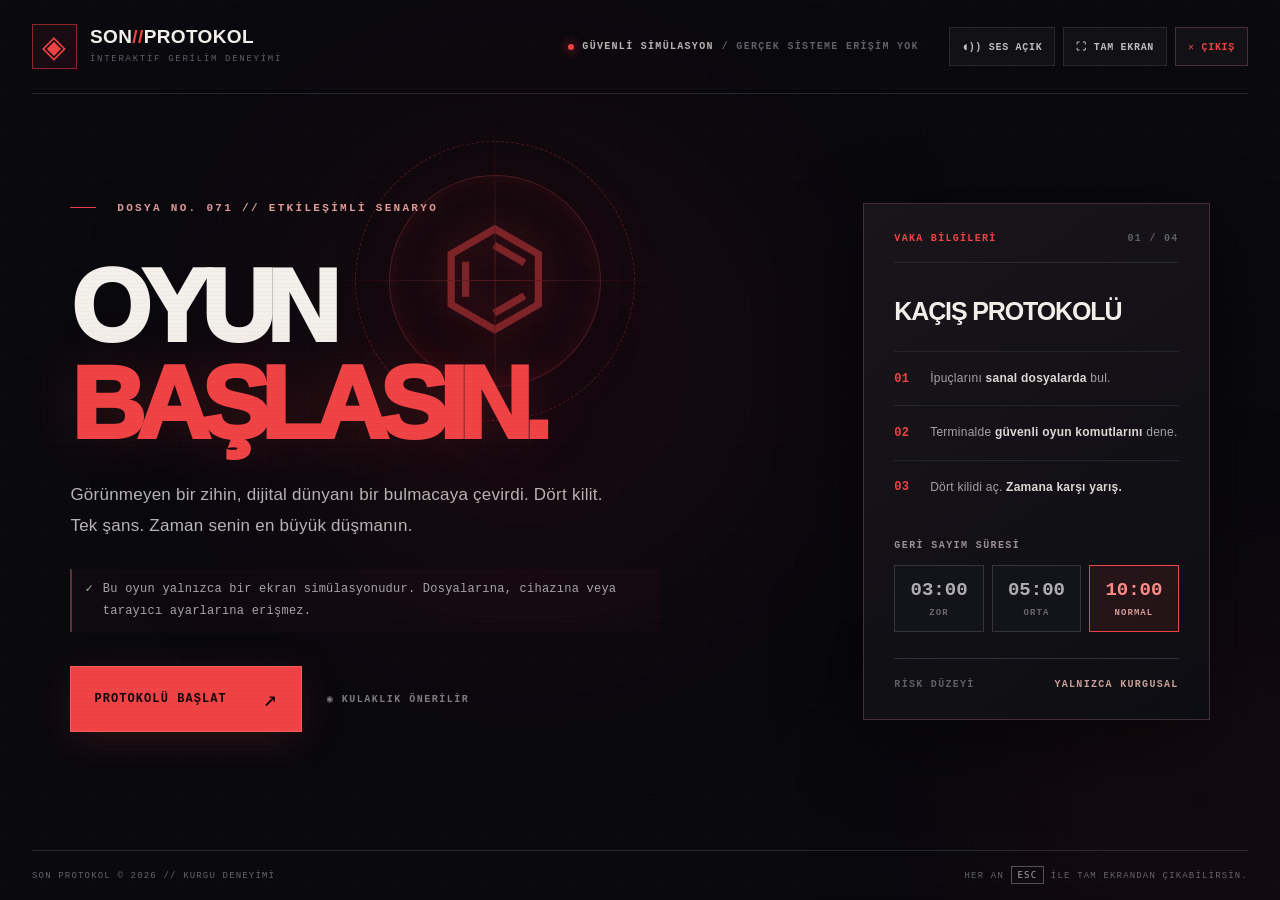
<file: son-protokol/index.html>
<!doctype html>
<html lang="tr">
<head>
  <meta charset="utf-8">
  <meta name="viewport" content="width=device-width, initial-scale=1">
  <meta name="theme-color" content="#09090e">
  <meta name="description" content="Son Protokol: tamamen güvenli, tarayıcı tabanlı, siber gerilim ve bulmaca simülasyonu.">
  <title>SON PROTOKOL // Siber Gerilim Simülasyonu</title>
  <link rel="stylesheet" href="style.css">

</head>
<body>
  <div class="ambient ambient-a" aria-hidden="true"></div>
  <div class="ambient ambient-b" aria-hidden="true"></div>
  <div class="scanlines" aria-hidden="true"></div>

  <div class="shell" id="shell">
    <header class="topbar">
      <a class="brand" href="#" id="brand" aria-label="Son Protokol ana ekran">
        <span class="brand-emblem" aria-hidden="true">◈</span>
        <span><strong>SON<span class="red">//</span>PROTOKOL</strong><small>İNTERAKTİF GERİLİM DENEYİMİ</small></span>
      </a>
      <span class="simulation-label"><span class="live-point"></span> GÜVENLİ SİMÜLASYON <span class="label-end">/ GERÇEK SİSTEME ERİŞİM YOK</span></span>
      <div class="toolbar">
        <button class="tool-button" id="audioBtn" type="button" aria-pressed="true" title="Sesi aç veya kapat"><span aria-hidden="true">◖))</span> <span id="audioLabel">SES AÇIK</span></button>
        <button class="tool-button" id="fullscreenBtn" type="button" title="İsteğe bağlı tam ekran">⛶ <span>TAM EKRAN</span></button>
        <button class="tool-button quit" id="exitBtn" type="button" title="Oyundan güvenle çık">✕ <span>ÇIKIŞ</span></button>
      </div>
    </header>

    <main>
      <section class="welcome" id="welcomeView" aria-labelledby="welcomeTitle">
        <div class="welcome-main">
          <p class="eyebrow"><span class="thin-line"></span> DOSYA NO. 071 // ETKİLEŞİMLİ SENARYO</p>
          <div class="eye" aria-hidden="true"><div class="eye-ring eye-ring-outer"></div><div class="eye-ring eye-ring-inner"></div><div class="eye-core">⌬</div><span class="eye-reticle eye-reticle-1"></span><span class="eye-reticle eye-reticle-2"></span></div>
          <h1 id="welcomeTitle">OYUN<br><span>BAŞLASIN.</span></h1>
          <p class="intro">Görünmeyen bir zihin, dijital dünyanı bir bulmacaya çevirdi. Dört kilit. Tek şans. Zaman senin en büyük düşmanın.</p>
          <p class="simulation-note"><span aria-hidden="true">✓</span> Bu oyun yalnızca bir ekran simülasyonudur. Dosyalarına, cihazına veya tarayıcı ayarlarına erişmez.</p>
          <div class="welcome-actions">
            <button id="startBtn" class="primary-button" type="button"><span>PROTOKOLÜ BAŞLAT</span><span class="arrow" aria-hidden="true">↗</span></button>
            <span class="headphones">◉ KULAKLIK ÖNERİLİR</span>
          </div>
        </div>
        <aside class="briefing">
          <div class="card-top"><span>VAKA BİLGİLERİ</span><span>01 / 04</span></div>
          <div class="brief-title">KAÇIŞ PROTOKOLÜ</div>
          <div class="brief-rule"><span>01</span><p>İpuçlarını <strong>sanal dosyalarda</strong> bul.</p></div>
          <div class="brief-rule"><span>02</span><p>Terminalde <strong>güvenli oyun komutlarını</strong> dene.</p></div>
          <div class="brief-rule"><span>03</span><p>Dört kilidi aç. <strong>Zamana karşı yarış.</strong></p></div>
          <div class="difficulty-label">GERİ SAYIM SÜRESİ</div>
          <div class="difficulty-row" role="group" aria-label="Oyun süresi">
            <button class="difficulty" type="button" data-minutes="3" aria-pressed="false">03:00<span>ZOR</span></button>
            <button class="difficulty" type="button" data-minutes="5" aria-pressed="false">05:00<span>ORTA</span></button>
            <button class="difficulty selected" type="button" data-minutes="10" aria-pressed="true">10:00<span>NORMAL</span></button>
          </div>
          <div class="brief-bottom"><span>RİSK DÜZEYİ</span><strong>YALNIZCA KURGUSAL</strong></div>
        </aside>
      </section>

      <section class="game is-hidden" id="gameView" aria-label="Aktif oyun">
        <div class="hud">
          <div class="hud-intro"><span class="eyebrow">AKTİF OTURUM // 071</span><strong>KONTROLÜ GERİ AL.</strong></div>
          <div class="hud-stats"><div class="hud-time"><span>KALAN SÜRE</span><strong id="timer" role="timer" aria-live="off">10:00</strong></div><div class="stat"><span>AÇILAN KİLİT</span><strong id="progressLabel">00 <i>/ 04</i></strong></div><div class="stat"><span>HATALI DENEME</span><strong id="mistakeLabel">00</strong></div></div>
        </div>
        <div class="progress-track" role="progressbar" aria-label="Kilit ilerlemesi" aria-valuemin="0" aria-valuemax="4" aria-valuenow="0" id="progressTrack"><span id="progressFill"></span></div>

        <div class="workspace">
          <aside class="file-panel panel">
            <div class="panel-header"><span><span class="panel-dot"></span> SANAL DOSYALAR</span><span>4 ÖĞE</span></div>
            <div class="path">⌂ /simulasyon/ipuclari/</div>
            <div class="file-list" id="fileList"></div>
            <div class="file-panel-footer"><span class="file-foot-icon">⌘</span> Komut satırı ipuçlarına <code>help</code> yazarak ulaş.</div>
          </aside>

          <div class="center-column">
            <section class="editor panel" aria-labelledby="editorTitle">
              <div class="panel-header"><span><span class="panel-dot"></span> NOT DEFTERİ <span class="tab-divider">/</span> <span id="editorTitle">olay.txt</span></span><span class="window-controls" aria-hidden="true">− &nbsp; ◇ &nbsp; ×</span></div>
              <div class="editor-body"><div class="line-numbers" id="lineNumbers" aria-hidden="true"></div><pre id="fileContent" aria-label="Sanal dosya içeriği"></pre></div>
              <div class="editor-status"><span>UTF-8 / YALNIZCA OKUNUR</span><span>BU DOSYA GERÇEK DEĞİLDİR</span></div>
            </section>
            <section class="terminal panel" aria-labelledby="terminalTitle">
              <div class="panel-header"><span><span class="panel-dot green-dot"></span> <span id="terminalTitle">SANAL TERMİNAL</span></span><span>SIM-SHELL 1.0</span></div>
              <div id="terminalOutput" class="terminal-output" role="log" aria-live="polite" aria-label="Terminal çıktısı"></div>
              <form id="terminalForm" class="terminal-form" autocomplete="off"><label class="terminal-prompt" for="terminalInput">sim@oyun:~$</label><input id="terminalInput" aria-label="Sanal terminal komutu" spellcheck="false" autocapitalize="off" autocomplete="off" maxlength="140" placeholder="help, ls, cat olay.txt ..."><button type="submit" aria-label="Komutu çalıştır">↵</button></form>
            </section>
          </div>

          <aside class="mission panel">
            <div class="panel-header"><span><span class="panel-dot"></span> GÖREV DENETLEYİCİSİ</span><span id="stepCounter">01 / 04</span></div>
            <div class="mission-body"><div class="mission-symbol" aria-hidden="true">⌁</div><span class="mission-kicker">GÖREV DOSYASI <span id="missionNo">001</span></span><h2 id="missionTitle">İLK İZ</h2><p id="missionDescription"></p>
              <div class="mission-target"><span>GİRİŞ BİÇİMİ</span><strong id="answerFormat">3 HANELİ KOD</strong></div>
              <form id="answerForm" autocomplete="off"><label for="answerInput">KİLİT ŞİFRESİ</label><input id="answerInput" name="answer" required maxlength="60" autocomplete="off" spellcheck="false" placeholder="Kodu buraya yaz"><button class="primary-button submit-button" type="submit">KİLİDİ AÇ <span aria-hidden="true">→</span></button></form>
              <p class="feedback" id="feedback" role="status" aria-live="polite"></p>
              <button id="hintBtn" class="hint-button" type="button">◈ İPUCU GÖSTER <span>−15 SN</span></button>
              <p id="hintText" class="hint-text is-hidden"></p>
            </div>
            <div class="mission-footer"><span>◉</span> Tüm dosyalar ve işlemler simülasyondur.</div>
          </aside>
        </div>
        <div class="bottom-status"><span><span class="live-point"></span> OYUN MOTORU ÇALIŞIYOR</span><span id="statusMessage">SİSTEM: SİMÜLASYON AKTİF</span><span>GERÇEK VERİLERE ERİŞİM: YOK</span></div>
      </section>

      <section class="end-screen is-hidden" id="endView" aria-labelledby="endTitle">
        <p class="eyebrow" id="endEyebrow">PROTOKOL SONLANDI</p>
        <div class="end-icon" id="endIcon" aria-hidden="true">✓</div>
        <h2 id="endTitle">SİSTEM GÜVENDE.</h2>
        <p id="endDescription"></p>
        <div class="result-stats"><div><span>KALAN SÜRE</span><strong id="resultTime">00:00</strong></div><div><span>AÇILAN KİLİT</span><strong id="resultLocks">4 / 4</strong></div><div><span>HATALAR</span><strong id="resultMistakes">0</strong></div></div>
        <div id="mockCrash" class="mock-crash is-hidden" aria-live="polite"><span class="mock-crash-label">KURGUSAL EKRAN KARTI / DOSYA SİLİNME SİMÜLASYONU</span><div class="mock-crash-title">SIMULATED SYSTEM FAILURE</div><div class="mock-gpu"><span>SANAL GPU / TERMAL ARIZA</span><strong>OVERCLOCK: 99%</strong><div class="mock-gpu-bar"><i></i></div></div><div class="mock-crash-files"><span>▧ hafiza.sim → [ERİŞİLEMEZ]</span><span>▧ fotograf.sim → [ERİŞİLEMEZ]</span><span>▧ ekran_karti.sim → [AŞIRI ISINMA]</span></div><span class="mock-crash-foot">SAHTE HATA — GERÇEK DOSYA VE DONANIMA DOKUNULMADI</span></div>
        <p class="safety-assurance">✓ Bilgisayarındaki gerçek dosyalar ve donanım her zaman güvende kaldı.</p>
        <button id="restartBtn" class="primary-button" type="button">YENİDEN OYNA <span aria-hidden="true">↻</span></button>
      </section>
    </main>
    <footer class="footer"><span>SON PROTOKOL © 2026 // KURGU DENEYİMİ</span><span>HER AN <kbd>ESC</kbd> İLE TAM EKRANDAN ÇIKABİLİRSİN.</span></footer>
  </div>
  <div class="flash-overlay" id="flashOverlay" aria-hidden="true"></div>
  <div class="toast" id="toast" role="status" aria-live="polite"></div>
  <script src="app.js" defer></script>
</body>
</html>
</file>
<file: son-protokol/style.css>
:root{color-scheme:dark;--bg:#09090e;--surface:#101116;--surface-2:#14151b;--line:#282930;--soft:#85858c;--dim:#5f6069;--text:#f3f0ec;--red:#f04345;--red-deep:#8d252c;--green:#a7c5a5;--mono:ui-monospace,SFMono-Regular,Consolas,"Liberation Mono",monospace;--sans:Inter,ui-sans-serif,-apple-system,BlinkMacSystemFont,"Segoe UI",Arial,sans-serif}
*{box-sizing:border-box}html{min-height:100%;scroll-behavior:smooth}body{min-height:100vh;margin:0;background:var(--bg);color:var(--text);font-family:var(--sans);letter-spacing:.015em;overflow-x:hidden}body::before{position:fixed;inset:0;background-image:linear-gradient(rgba(255,255,255,.013) 1px,transparent 1px),linear-gradient(90deg,rgba(255,255,255,.013) 1px,transparent 1px);background-size:44px 44px;content:"";pointer-events:none;z-index:-1}button,input{font:inherit}button{cursor:pointer}button:focus-visible,input:focus-visible,a:focus-visible{outline:2px solid #ff8787;outline-offset:4px}.is-hidden{display:none!important}.red{color:var(--red)}.ambient{position:fixed;border-radius:100%;filter:blur(100px);pointer-events:none;z-index:-1}.ambient-a{width:42vw;height:42vw;top:10%;left:20%;background:rgba(110,14,28,.12)}.ambient-b{width:33vw;height:33vw;right:-10%;bottom:-12%;background:rgba(100,17,32,.12)}.scanlines{position:fixed;inset:0;background:repeating-linear-gradient(to bottom,transparent 0,transparent 3px,rgba(0,0,0,.105) 4px);pointer-events:none;opacity:.3;z-index:90}.shell{width:min(1540px,calc(100% - 64px));min-height:100vh;margin:auto;display:flex;flex-direction:column}.topbar{height:94px;display:flex;align-items:center;gap:30px;border-bottom:1px solid var(--line);flex-shrink:0}.brand{color:var(--text);display:flex;gap:13px;align-items:center;text-decoration:none;white-space:nowrap}.brand-emblem{display:grid;place-items:center;width:45px;height:45px;border:1px solid var(--red-deep);background:rgba(240,67,69,.07);color:var(--red);font-size:31px;line-height:1}.brand strong{font:900 19px/1 var(--sans);letter-spacing:.02em}.brand small{display:block;font:500 9px/1.6 var(--mono);letter-spacing:.19em;color:var(--dim);margin-top:5px}.simulation-label{margin-left:auto;display:flex;align-items:center;gap:8px;color:#bab5b3;font:600 10px var(--mono);letter-spacing:.13em;white-space:nowrap}.live-point{display:inline-block;width:6px;height:6px;border-radius:50%;background:var(--red);box-shadow:0 0 12px var(--red);flex-shrink:0}.label-end{color:var(--dim)}.toolbar{display:flex;align-items:center;gap:8px}.tool-button{border:1px solid var(--line);background:#111116;color:#c0bcbc;font:600 10px var(--mono);letter-spacing:.07em;padding:12px;white-space:nowrap;min-height:39px}.tool-button:hover,.tool-button:focus-visible{border-color:#86504d;color:white}.tool-button.quit{color:var(--red);border-color:#492e33}.tool-button.quit:hover{background:#4c1b25}main{flex:1;display:flex;flex-direction:column}.welcome{width:100%;flex:1;display:grid;grid-template-columns:minmax(0,1.3fr) minmax(320px,.64fr);gap:clamp(40px,7vw,130px);align-items:center;padding:64px min(3vw,42px) 85px}.welcome-main{position:relative;isolation:isolate}.eyebrow{font:600 11px var(--mono);letter-spacing:.21em;color:#df9a97}.thin-line{display:inline-block;width:26px;height:1px;background:var(--red);vertical-align:middle;margin-right:12px}.welcome h1{font-size:clamp(68px,8vw,134px);font-weight:950;letter-spacing:-.087em;line-height:.95;margin:44px 0 28px;position:relative}.welcome h1 span{color:var(--red);text-shadow:0 0 60px rgba(240,67,69,.19)}.intro{color:#b9b3b5;max-width:560px;font-size:17px;line-height:1.8}.simulation-note{display:flex;align-items:flex-start;gap:10px;color:#a8a5a9;max-width:590px;border-left:2px solid #5b3239;padding:10px 13px;font:12px/1.8 var(--mono);background:rgba(200,76,77,.035);margin-top:28px}.simulation-note span{color:var(--green)}.welcome-actions{display:flex;align-items:center;gap:25px;flex-wrap:wrap;margin-top:34px}.primary-button{display:inline-flex;align-items:center;justify-content:space-between;gap:36px;padding:18px 23px;background:var(--red);border:1px solid #f95f62;color:#130709;font:800 12px var(--mono);letter-spacing:.09em;text-transform:uppercase;box-shadow:0 8px 40px rgba(240,67,69,.15);min-height:54px;transition:background .15s,transform .15s}.primary-button:hover{background:#ff696c;transform:translateY(-1px)}.arrow{font-size:23px;font-weight:400}.headphones{font:600 10px var(--mono);letter-spacing:.15em;color:#817c80}.eye{position:absolute;left:285px;top:-50px;width:280px;height:280px;opacity:.48;z-index:-1;display:grid;place-items:center;filter:drop-shadow(0 0 60px rgba(240,67,69,.28))}.eye-ring{position:absolute;border:1px solid #8b3138;border-radius:50%;transform:rotate(-20deg)}.eye-ring-outer{inset:0;border-style:dashed;animation:spin 35s linear infinite}.eye-ring-inner{inset:34px;box-shadow:0 0 25px #4c1019 inset}.eye-core{font-size:130px;color:var(--red);font-family:var(--mono);text-shadow:0 0 32px #7f1820}.eye-reticle{position:absolute;width:330px;height:1px;background:linear-gradient(90deg,transparent,#a32b33,transparent)}.eye-reticle-2{transform:rotate(90deg)}.briefing{max-width:485px;width:100%;padding:29px 30px;border:1px solid #423036;background:linear-gradient(145deg,rgba(26,21,27,.99),rgba(13,14,19,.99));box-shadow:0 24px 75px #0007}.card-top,.brief-bottom{display:flex;justify-content:space-between;gap:8px;font:600 10px var(--mono);letter-spacing:.13em;color:var(--dim)}.card-top{border-bottom:1px solid var(--line);padding-bottom:18px}.card-top span:first-child{color:var(--red)}.brief-title{font-size:25px;font-weight:850;letter-spacing:-.045em;margin:34px 0 25px}.brief-rule{display:flex;gap:21px;align-items:center;border-top:1px solid #25252c;padding:17px 0}.brief-rule>span{font:600 12px var(--mono);color:var(--red)}.brief-rule p{margin:0;font-size:12px;line-height:1.6;color:#a5a3a8}.brief-rule p strong{color:#ddd7d5}.difficulty-label{margin-top:26px;font:700 10px var(--mono);letter-spacing:.14em;color:#999197}.difficulty-row{display:grid;grid-template-columns:repeat(3,1fr);gap:8px;margin-top:14px}.difficulty{background:#131419;border:1px solid #35343b;color:#b0aeb2;padding:13px 5px;font:700 19px var(--mono)}.difficulty span{display:block;color:#69676f;font:600 9px var(--mono);letter-spacing:.12em;margin-top:7px}.difficulty:hover,.difficulty.selected{background:rgba(240,67,69,.09);border-color:var(--red);color:#ff8b87}.difficulty.selected span{color:#d39a98}.brief-bottom{border-top:1px solid #333039;padding-top:20px;margin-top:26px}.brief-bottom strong{color:#c9a099;font-weight:700}.footer{flex-shrink:0;display:flex;justify-content:space-between;gap:20px;color:#66646c;border-top:1px solid var(--line);min-height:50px;align-items:center;font:500 9px var(--mono);letter-spacing:.13em}.footer kbd{border:1px solid #55515b;padding:3px 6px;color:#aaa}.game{padding-top:27px;padding-bottom:30px;flex:1}.hud{display:flex;justify-content:space-between;gap:22px;align-items:center}.hud-intro strong{display:block;margin:12px 0 15px;font-size:clamp(20px,2.4vw,35px);font-weight:900;letter-spacing:-.045em}.hud-stats{display:flex;gap:12px;align-items:center}.hud-time,.stat{padding:11px 19px;border-left:1px solid var(--line);min-width:105px}.hud-time{min-width:150px}.hud-time>span,.stat>span{display:block;color:#8f8c95;font:600 9px var(--mono);letter-spacing:.08em;white-space:nowrap}.hud-time strong{display:block;color:var(--red);font:800 38px var(--mono);letter-spacing:-.09em;margin-top:5px}.stat strong{font:800 25px var(--mono);display:block;margin-top:7px}.stat i{font-style:normal;color:#6b6870;font-size:15px}.progress-track{height:3px;background:#2a2228;margin:2px 0 21px;overflow:hidden}.progress-track span{display:block;width:0;height:100%;background:var(--red);transition:width .5s}.workspace{display:grid;grid-template-columns:minmax(195px,240px) minmax(330px,1fr) minmax(260px,330px);gap:14px;align-items:stretch}.panel{border:1px solid #303039;background:linear-gradient(160deg,rgba(21,21,27,.98),rgba(13,14,18,.99));min-height:240px}.panel-header{display:flex;align-items:center;justify-content:space-between;gap:8px;padding:15px 17px;border-bottom:1px solid #2c2c34;color:#b9b7bc;font:700 9px var(--mono);letter-spacing:.11em;white-space:nowrap}.panel-header>span:last-child{color:#6d6b73}.panel-dot{display:inline-block;width:7px;height:7px;margin-right:8px;background:var(--red);border-radius:50%}.green-dot{background:#82a991}.path{padding:17px 13px;color:#918e94;word-break:break-all;font:11px/1.6 var(--mono)}.file-list{display:flex;flex-direction:column;padding:0 8px;gap:5px}.file-item{width:100%;display:flex;text-align:left;align-items:center;gap:11px;background:transparent;border:1px solid transparent;padding:12px 8px;color:#bebac1}.file-item:hover:not(:disabled){background:#201c22}.file-item.active{border-color:#59343a;background:rgba(240,67,69,.085)}.file-item:disabled{opacity:.44;cursor:not-allowed}.file-symbol{font-size:20px;color:var(--red)}.file-item strong{display:block;font:600 11px var(--mono)}.file-item small{display:block;color:#78767d;font:10px var(--mono);margin-top:7px}.file-panel{display:flex;flex-direction:column}.file-panel-footer{color:#86818a;line-height:1.7;font:10px/1.8 var(--mono);padding:18px 15px 20px;margin-top:auto}.file-panel-footer code{color:#e7b0a7}.file-foot-icon{color:var(--red);font-size:18px;margin-right:3px}.center-column{display:grid;grid-template-rows:minmax(280px,1fr) minmax(230px,.9fr);gap:14px;min-width:0}.editor,.terminal{display:flex;flex-direction:column;min-width:0}.tab-divider{color:#5d5962;padding:0 7px}.window-controls{font-size:13px;color:#65636b}.editor-body{display:flex;min-height:220px;flex:1;padding:19px 15px 21px;overflow:auto;scrollbar-width:thin}.line-numbers{padding-right:18px;text-align:right;white-space:pre;user-select:none;color:#54545a;font:12px/1.9 var(--mono);border-right:1px solid #2d2c35}.editor pre{font:12px/1.9 var(--mono);white-space:pre-wrap;overflow-wrap:anywhere;color:#c5b6b3;margin:0;padding-left:18px;max-width:100%}.editor-status{display:flex;justify-content:space-between;gap:10px;padding:10px 15px;background:#17151a;border-top:1px solid var(--line);color:#6c6972;font:9px var(--mono)}.terminal-output{flex:1;overflow-y:auto;max-height:285px;min-height:145px;padding:16px;scrollbar-width:thin;font:12px/1.65 var(--mono);color:#aaa9b3}.term-line{white-space:pre-wrap;overflow-wrap:anywhere;margin-bottom:5px}.term-prompt{color:#bf8c83}.term-error{color:#eb7777}.term-ok{color:var(--green)}.term-info{color:#aaa6ad}.terminal-form{display:flex;align-items:center;gap:10px;border-top:1px solid var(--line);background:#0c0d10;padding:10px 13px}.terminal-prompt{color:#8bb99b;font:11px var(--mono);white-space:nowrap}.terminal-form input{min-width:0;flex:1;border:none;outline:none;background:transparent;color:#e2e2e2;font:11px var(--mono)}.terminal-form button{background:#252128;color:#aaa;border:1px solid #333;padding:5px 10px}.terminal-form button:hover{background:#3b2830}.mission{display:flex;flex-direction:column}.mission-body{padding:24px;flex:1}.mission-symbol{font:70px/.9 var(--mono);color:var(--red);margin-bottom:28px;text-shadow:0 0 35px #a0263240}.mission-kicker{font:700 10px var(--mono);letter-spacing:.17em;color:var(--red)}.mission h2{font-size:29px;font-weight:900;letter-spacing:-.05em;line-height:1.15;margin:12px 0 15px}.mission p{font:12px/1.8 var(--sans);color:#aaa7af;margin:0}.mission-target{border:1px solid #363036;padding:12px;margin-top:23px;background:#17151a}.mission-target span{display:block;color:#817e86;font:9px var(--mono);letter-spacing:.12em}.mission-target strong{display:block;color:#e0b3b0;font:700 12px var(--mono);margin-top:9px}.mission form{margin-top:26px}.mission form label{display:block;font:700 10px var(--mono);color:#dad6d9;letter-spacing:.1em;margin-bottom:11px}.mission input{display:block;width:100%;background:#0b0b0f;border:1px solid #413138;padding:14px 12px;color:#f5efed;font:13px var(--mono);outline:none}.mission input:focus{border-color:var(--red);box-shadow:0 0 0 2px #f0434514}.submit-button{width:100%;margin-top:11px;font-size:11px;min-height:50px}.mission .feedback{min-height:21px;margin-top:13px;font:11px/1.5 var(--mono);color:#e8aaaa}.mission .feedback.success{color:var(--green)}.hint-button{margin-top:10px;border:1px solid #413c43;width:100%;text-align:left;padding:13px;background:transparent;color:#c1b2b7;font:700 10px var(--mono);letter-spacing:.03em}.hint-button:hover:not(:disabled){border-color:#9c5762}.hint-button:disabled{opacity:.5;cursor:default}.hint-button span{float:right;color:var(--red)}.mission .hint-text{margin:13px 0 0;background:#211b21;border-left:2px solid var(--red);padding:11px;color:#d7b9b7;font:11px/1.7 var(--mono)}.mission-footer{padding:14px;border-top:1px solid #2c2c33;color:#7e7a83;font:9px/1.6 var(--mono)}.mission-footer span{color:var(--green)}.bottom-status{display:flex;justify-content:space-between;gap:10px;margin-top:16px;font:600 9px/1.5 var(--mono);letter-spacing:.07em;color:#716f79}.bottom-status span:first-child{color:#97939d;white-space:nowrap}.bottom-status .live-point{background:#a1c2a1;box-shadow:0 0 8px #a1c2a1}.end-screen{width:min(760px,100%);margin:auto;display:flex;align-items:center;flex-direction:column;text-align:center;padding:78px 0 95px}.end-icon{font-size:80px;color:var(--green);text-shadow:0 0 40px #61816d4f;margin:22px 0 10px}.end-screen.failure .end-icon{color:var(--red);text-shadow:0 0 40px #f043455c}.end-screen h2{font-size:clamp(38px,6.5vw,72px);letter-spacing:-.06em;line-height:1.05;margin:7px 0 19px}.end-screen>p:not(.eyebrow){color:#beb9c1;font-size:14px;line-height:1.8;max-width:580px}.result-stats{display:grid;grid-template-columns:repeat(3,1fr);margin:30px 0 25px;width:100%;border:1px solid var(--line)}.result-stats>div{padding:21px;border-right:1px solid var(--line)}.result-stats>div:last-child{border:0}.result-stats span{color:#88848d;font:10px var(--mono);display:block}.result-stats strong{display:block;font:800 25px var(--mono);margin-top:8px}.mock-crash{background:#0a173e;border:2px solid #4376ff;padding:19px;text-align:left;width:100%;margin-bottom:25px;box-shadow:0 0 40px #1949bb30}.mock-crash-label{font:700 9px/1.8 var(--mono);letter-spacing:.09em;color:#fbd6d6}.mock-crash-title{font:700 clamp(16px,3vw,28px) var(--mono);margin:14px 0;color:white}.mock-crash-files{display:flex;flex-direction:column;gap:8px;color:#dde5ff;font:11px/1.5 var(--mono)}.mock-crash-foot{font:700 9px/1.6 var(--mono);display:block;color:#b6e5a9;margin-top:18px}.end-screen .safety-assurance{font:11px/1.6 var(--mono);color:var(--green);margin-bottom:23px}.end-screen .primary-button{min-width:215px}.flash-overlay{position:fixed;inset:0;background:rgba(240,67,69,.16);opacity:0;pointer-events:none;z-index:95}.flash-overlay.active{animation:flash .44s ease}.toast{position:fixed;right:20px;bottom:25px;z-index:100;max-width:min(440px,calc(100vw - 40px));padding:14px 21px;color:#f5e4e2;background:#301e24;border:1px solid #9a4652;font:11px/1.6 var(--mono);box-shadow:0 20px 50px #0009;opacity:0;pointer-events:none;transform:translateY(14px);transition:opacity .2s,transform .2s}.toast.visible{opacity:1;transform:translateY(0)}.time-critical #timer{animation:timer-blink .8s steps(2) infinite}.time-critical .progress-track span{box-shadow:0 0 18px var(--red)}@keyframes spin{to{transform:rotate(340deg)}}@keyframes flash{0%{opacity:0}30%{opacity:1}100%{opacity:0}}@keyframes timer-blink{50%{color:#ffe6e6;text-shadow:0 0 18px var(--red)}}
@media(max-width:1210px){.label-end{display:none}.workspace{grid-template-columns:minmax(165px,210px) minmax(300px,1fr)}.mission{grid-column:1/-1}.mission-body{display:grid;grid-template-columns:1fr minmax(240px,1fr);column-gap:35px;align-items:start}.mission-symbol{grid-column:1;font-size:30px;margin:0}.mission-kicker,.mission h2,.mission-body>p,.mission-target{grid-column:1}.mission-body form,.mission .feedback,.hint-button,.mission .hint-text{grid-column:2}.mission-body form{grid-row:1/5;margin:0}.mission .feedback{margin:0}.hint-button{margin:4px 0 0}.mission .hint-text{margin-top:6px}.mission-footer{grid-column:1/-1}}
@media(max-width:850px){.shell{width:min(100% - 28px,700px)}.topbar{height:auto;min-height:80px;flex-wrap:wrap;gap:13px;padding:15px 0}.brand{margin-right:auto}.brand strong{font-size:16px}.brand small{font-size:8px}.simulation-label{order:3;width:100%;margin:0;font-size:9px}.toolbar{margin-left:auto}.tool-button{padding:9px}.tool-button span{display:none}.welcome{grid-template-columns:1fr;padding:45px 4px 65px;gap:45px}.welcome h1{font-size:clamp(60px,12vw,100px);margin-top:27px}.eye{left:40%;top:-30px;width:240px;height:240px}.briefing{max-width:100%}.hud{align-items:flex-start;flex-direction:column}.hud-stats{width:100%;justify-content:space-between}.hud-time,.stat{padding:10px;min-width:0;flex:1}.workspace{grid-template-columns:1fr}.file-panel{min-height:0}.file-list{display:grid;grid-template-columns:repeat(2,minmax(0,1fr));gap:5px}.file-panel-footer{padding:10px 14px}.center-column{grid-template-rows:minmax(250px,1fr) minmax(240px,.9fr)}.mission{grid-column:1}.mission-body{display:block}.mission-symbol{font-size:48px}.mission-body form{margin-top:23px}.hint-button{margin-top:5px}.bottom-status{flex-wrap:wrap;line-height:2}.bottom-status>span:nth-child(2){display:none}.footer{font-size:8px}}
@media(max-width:480px){.brand-emblem{width:34px;height:34px;font-size:23px}.brand{gap:8px}.brand strong{font-size:14px}.toolbar{gap:4px}.tool-button{padding:9px 7px;font-size:12px}.welcome h1{font-size:66px}.intro{font-size:14px}.briefing{padding:19px}.hud-time strong{font-size:30px}.stat strong{font-size:21px}.panel-header{padding:12px;font-size:8px}.file-item{gap:6px;padding:11px 5px}.file-item strong{font-size:10px}.mission-body{padding:20px}.result-stats strong{font-size:18px}.result-stats span{font-size:8px}.result-stats>div{padding:12px 5px}.terminal-prompt{font-size:10px}.terminal-form{gap:6px}.terminal-form input{font-size:10px}.footer{flex-wrap:wrap;justify-content:center;padding:15px 0}.editor-status{font-size:8px}}
@media(prefers-reduced-motion:reduce){*,*::before,*::after{scroll-behavior:auto!important;animation-duration:.01ms!important;animation-iteration-count:1!important;transition-duration:.01ms!important}}

/* Tamamen kurgusal GPU ısınma ve sahte veri kaybı animasyonları. */
.mock-gpu{margin:14px 0 18px;border:1px solid #6277b5;padding:12px;background:#19244d}.mock-gpu>span,.mock-gpu>strong{font:700 10px/1.6 var(--mono);color:#d3dfff}.mock-gpu>strong{float:right;color:#ff9e9e}.mock-gpu-bar{clear:both;height:7px;background:#344477;margin-top:10px}.mock-gpu-bar i{display:block;height:100%;width:0;background:linear-gradient(90deg,#ffde70,#ff6c62);animation:gpu-rise 2.2s .2s ease-out forwards}.mock-crash-files span{animation:fake-erase .45s both}.mock-crash-files span:nth-child(1){animation-delay:.35s}.mock-crash-files span:nth-child(2){animation-delay:1s}.mock-crash-files span:nth-child(3){animation-delay:1.65s}@keyframes gpu-rise{0%{width:7%}100%{width:99%}}@keyframes fake-erase{0%{opacity:1;color:#dce5ff}65%{opacity:.32}100%{opacity:1;color:#ffb5b5;text-decoration:line-through}}

/* v2.1: avoid decorative elements pushing narrow displays horizontally. */
html { overflow-x: clip; }
@media (max-width: 480px) {
  .welcome-main { min-width: 0; overflow: clip; }
  .welcome h1 { font-size: clamp(49px, 14vw, 66px); }
  .eye { left: auto; right: -4px; top: 4px; width: 175px; height: 175px; opacity: .28; }
  .eye-reticle { width: 195px; }
  .eye-core { font-size: 92px; }
}
</file>
